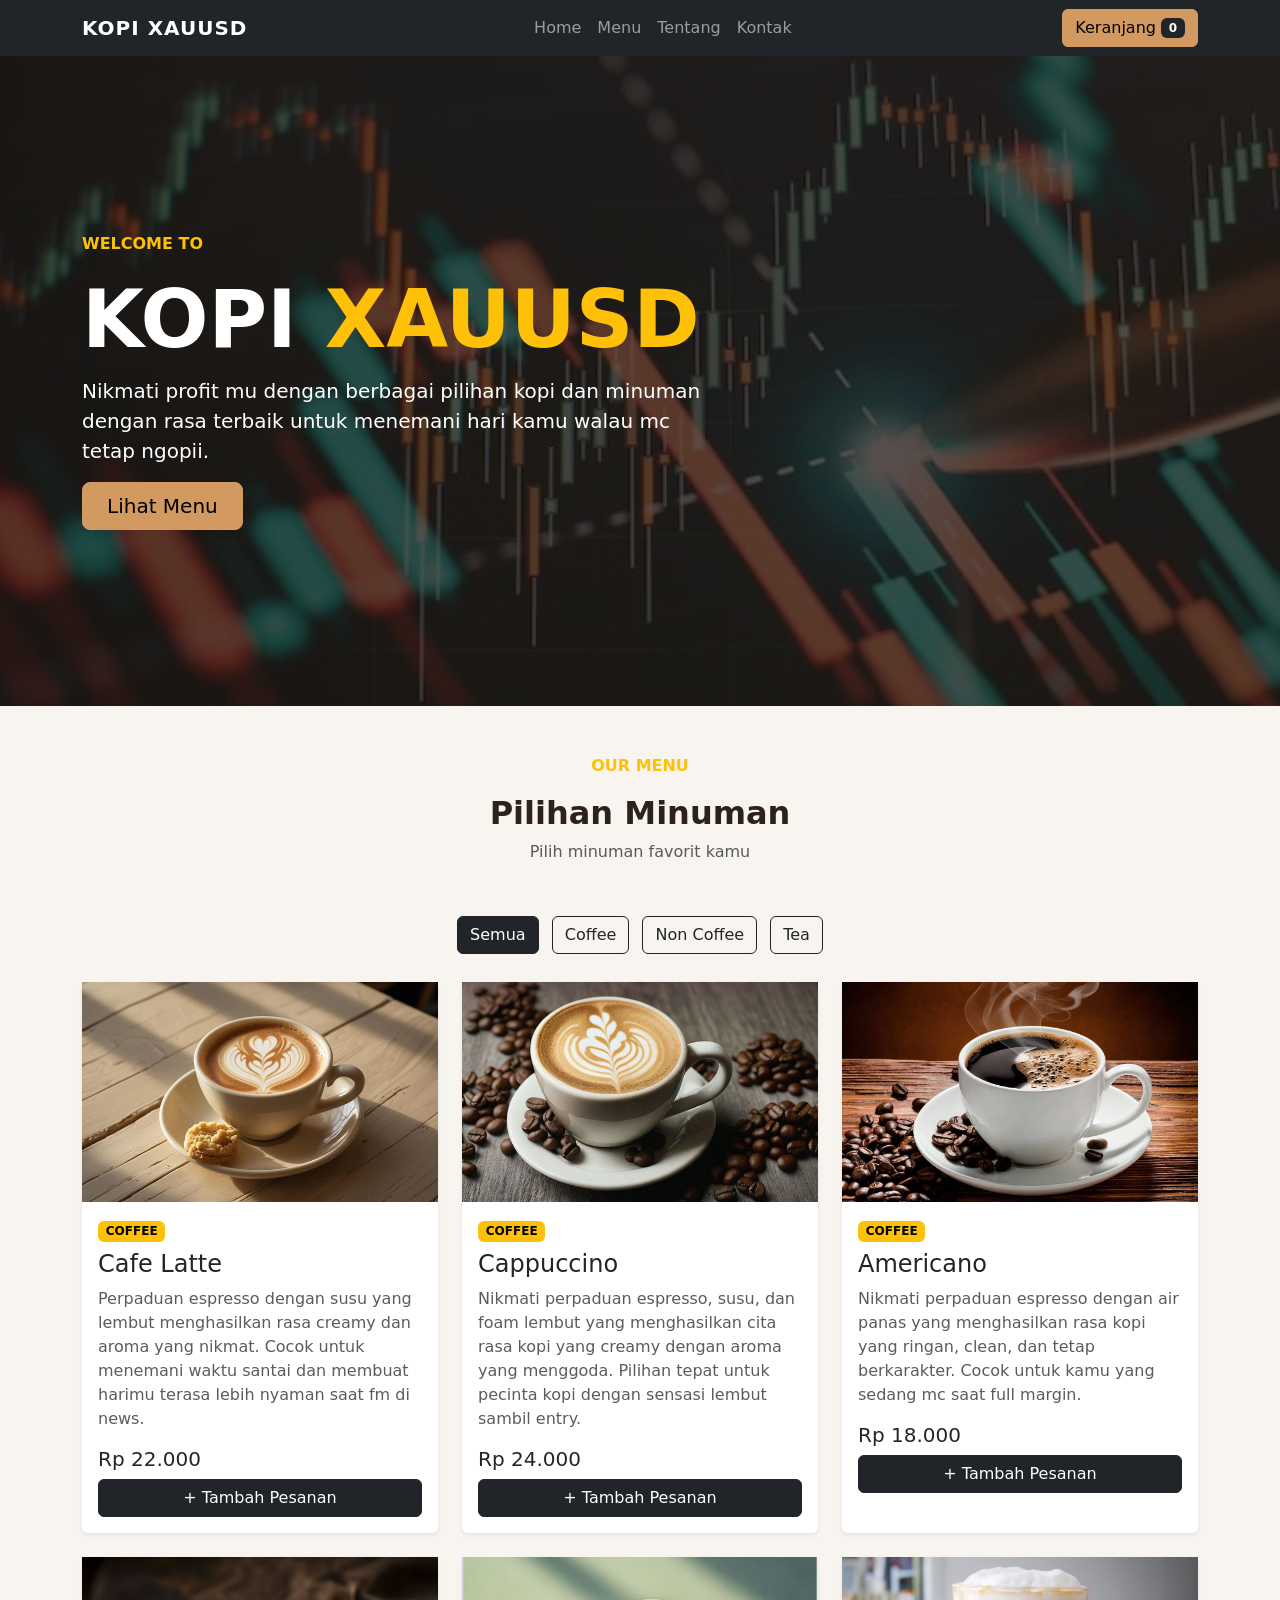
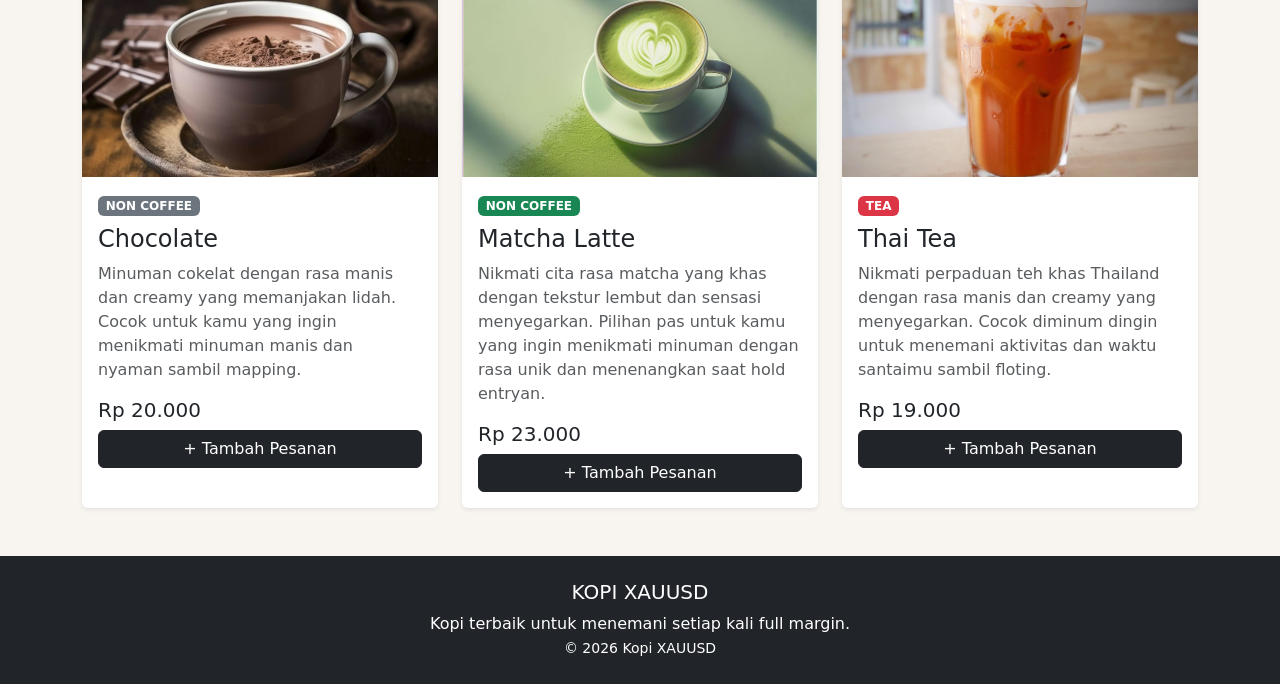
<file: index.html>
<!DOCTYPE html>
<html lang="id">
<head>
    <meta charset="UTF-8">
    <meta name="viewport" content="width=device-width, initial-scale=1.0">

    <title>Kopi XAUUSD - Cafe</title>

    <!-- Bootstrap 5 -->
    <link
        href="https://cdn.jsdelivr.net/npm/bootstrap@5.3.8/dist/css/bootstrap.min.css"
        rel="stylesheet">

    <link rel="stylesheet" href="style.css">
</head>

<body>

    <!-- NAVBAR -->
<nav class="navbar navbar-expand-lg navbar-dark bg-dark sticky-top">
    <div class="container">

        <a class="navbar-brand fw-bold" href="#">
             KOPI XAUUSD
        </a>

        <button
            class="navbar-toggler"
            type="button"
            data-bs-toggle="collapse"
            data-bs-target="#navbarMenu">
            <span class="navbar-toggler-icon"></span>
        </button>

        <div class="collapse navbar-collapse" id="navbarMenu">

            <ul class="navbar-nav mx-auto">

                <li class="nav-item">
                    <a class="nav-link" href="#home">Home</a>
                </li>

                <li class="nav-item">
                    <a class="nav-link" href="#menu">Menu</a>
                </li>

                <li class="nav-item">
                    <a class="nav-link" href="tentang.html">Tentang</a>
                </li>

                <li class="nav-item">
                    <a class="nav-link" href="kontak.html">Kontak</a>
                </li>

            </ul>

            <button class="btn btn-warning" onclick="bukaKeranjang()">
                 Keranjang
                <span id="jumlahKeranjang" class="badge text-bg-dark">0</span>
            </button>

        </div>

    </div>
</nav>

<!--  HERO  -->

<section id="home" class="hero">

    <div class="container">
        <div class="row align-items-center">
            <div class="col-lg-7 text-white">
                <p class="text-warning fw-bold">  
                    WELCOME TO
                </p>
                <h1 class="display-1 fw-bold">
                    KOPI <span class="text-warning">XAUUSD</span>
                </h1>
                <p class="lead">
                    Nikmati profit mu dengan berbagai pilihan kopi dan minuman
                    dengan rasa terbaik untuk menemani hari kamu walau mc tetap ngopii.
                </p>
                <a href="#menu" class="btn btn-warning btn-lg px-4">
                    Lihat Menu
                </a>
            </div>
        </div>
    </div>

</section>

<!--  MENU  -->

<section id="menu" class="py-5">
    <div class="container">
        <div class="text-center mb-5">
            <p class="text-warning fw-bold">
                OUR MENU
            </p>
            <h2 class="fw-bold">
                Pilihan Minuman
            </h2>
            <p class="text-muted">
                Pilih minuman favorit kamu
            </p>
        </div>

         <!-- FILTER -->

        <div class="text-center mb-4">

            <button
                class="btn btn-dark m-1"
                onclick="filterMenu('all')">
                Semua
            </button>

            <button
                class="btn btn-outline-dark m-1"
                onclick="filterMenu('coffee')">
                Coffee
            </button>

            <button
                class="btn btn-outline-dark m-1"
                onclick="filterMenu('noncoffee')">
                Non Coffee
            </button>

            <button
                class="btn btn-outline-dark m-1"
                onclick="filterMenu('tea')">
                Tea
            </button>

        </div>

        <!-- PRODUK -->

        <div class="row g-4" id="menuContainer">

            <!-- LATTE -->
            <div class="col-md-6 col-lg-4 menu-card coffee">

                <div class="card h-100 shadow-sm border-0">

                    <!-- CAFE LATTE -->
                    <div class="drink">
                        <img src="cafelate.jpg" alt="Cafe Latte">
                    </div>

                    <div class="card-body">
                        <span class="badge text-bg-warning">
                            COFFEE
                        </span>

                        <h4 class="mt-2">
                            Cafe Latte
                        </h4>

                        <p class="text-muted">
                            Perpaduan espresso dengan susu yang lembut menghasilkan rasa creamy dan aroma yang nikmat. 
                            Cocok untuk menemani waktu santai dan membuat harimu terasa lebih nyaman saat fm di news.
                        </p>

                        <h5>
                            Rp 22.000
                        </h5>

                        <button
                            class="btn btn-dark w-100"
                            onclick="tambahPesanan('Cafe Latte',22000)"
                        >
                            + Tambah Pesanan
                        </button>
                    </div>
                </div>
            </div>

             <!-- CAPPUCCINO -->
            <div class="col-md-6 col-lg-4 menu-card coffee">
                <div class="card h-100 shadow-sm border-0">

                    <!-- CAPPUCCINO -->
                    <div class="drink">
                        <img src="capcin.jpg" alt="Cappuccino">
                    </div>

                    <div class="card-body">

                        <span class="badge text-bg-warning">
                            COFFEE
                        </span>

                        <h4 class="mt-2">
                            Cappuccino
                        </h4>

                        <p class="text-muted">
                            Nikmati perpaduan espresso, susu, dan foam lembut yang menghasilkan cita rasa kopi yang creamy dengan aroma yang menggoda. 
                            Pilihan tepat untuk pecinta kopi dengan sensasi lembut sambil entry.
                        </p>

                        <h5>
                            Rp 24.000
                        </h5>

                        <button
                            class="btn btn-dark w-100"
                            onclick="tambahPesanan('Cappuccino',24000)"
                        >
                            + Tambah Pesanan
                        </button>
                    </div>
                </div>
            </div>

            <!-- AMERICANO -->
            <div class="col-md-6 col-lg-4 menu-card coffee">
                <div class="card h-100 shadow-sm border-0">

                    <div class="drink">
                        <img src="americano.jpg" alt="Americano">
                    </div>

                    <div class="card-body">

                        <span class="badge text-bg-warning">
                            COFFEE
                        </span>

                        <h4 class="mt-2">
                            Americano
                        </h4>

                        <p class="text-muted">
                            Nikmati perpaduan espresso dengan air panas yang menghasilkan rasa kopi yang ringan, clean, dan tetap berkarakter. 
                            Cocok untuk kamu yang sedang mc saat full margin.
                        </p>

                        <h5>
                            Rp 18.000
                        </h5>

                        <button
                            class="btn btn-dark w-100"
                            onclick="tambahPesanan('Americano',18000)"
                        >
                            + Tambah Pesanan
                        </button>
                    </div>
                </div>
            </div>

             <!-- CHOCOLATE -->
            <div class="col-md-6 col-lg-4 menu-card noncoffee">
                <div class="card h-100 shadow-sm border-0">
                    
                    <div class="drink">
                        <img src="cokklat.jpg" alt="Chocolate">
                    </div>

                    <div class="card-body">
                        <span class="badge text-bg-secondary">
                            NON COFFEE
                        </span>

                        <h4 class="mt-2">
                            Chocolate
                        </h4>

                        <p class="text-muted">
                            Minuman cokelat dengan rasa manis dan creamy yang memanjakan lidah. 
                            Cocok untuk kamu yang ingin menikmati minuman manis dan nyaman sambil mapping.
                        </p>

                        <h5>
                            Rp 20.000
                        </h5>

                        <button
                            class="btn btn-dark w-100"
                            onclick="tambahPesanan('Chocolate',20000)">
                            + Tambah Pesanan
                        </button>
                    </div>
                </div>
            </div>

            <!-- MATCHA -->
            <div class="col-md-6 col-lg-4 menu-card noncoffee">
                <div class="card h-100 shadow-sm border-0">

                    <div class="drink">
                        <img src="matcha.jpg" alt="Matcha Latte">
                    </div>

                    <div class="card-body">

                        <span class="badge text-bg-success">
                            NON COFFEE
                        </span>

                        <h4 class="mt-2">
                            Matcha Latte
                        </h4>

                        <p class="text-muted">
                            Nikmati cita rasa matcha yang khas dengan tekstur lembut dan sensasi menyegarkan. 
                            Pilihan pas untuk kamu yang ingin menikmati minuman dengan rasa unik dan menenangkan saat hold entryan.
                        </p>

                        <h5>
                            Rp 23.000
                        </h5>

                        <button
                            class="btn btn-dark w-100"
                            onclick="tambahPesanan('Matcha Latte',23000)">
                            + Tambah Pesanan
                        </button>
                    </div>
                </div>
            </div>

            <!-- THAI TEA -->
            <div class="col-md-6 col-lg-4 menu-card tea">
                <div class="card h-100 shadow-sm border-0">

                    <div class="drink">
                        <img src="thaitea.jpg" alt="Thai Tea">
                    </div>

                    <div class="card-body">

                        <span class="badge text-bg-danger">
                            TEA
                        </span>

                        <h4 class="mt-2">
                            Thai Tea
                        </h4>

                        <p class="text-muted">
                            Nikmati perpaduan teh khas Thailand dengan rasa manis dan creamy yang menyegarkan. 
                            Cocok diminum dingin untuk menemani aktivitas dan waktu santaimu sambil floting.
                        </p>

                        <h5>
                            Rp 19.000
                        </h5>

                        <button
                            class="btn btn-dark w-100"
                            onclick="tambahPesanan('Thai Tea',19000)"
                        >
                            + Tambah Pesanan
                        </button>

                    </div>
                </div>
            </div>
        </div>
    </div>
</section>

<!-- Keranjang -->
<div class="modal fade" id="modalKeranjang" tabindex="-1">
    <div class="modal-dialog modal-dialog-centered">

        <div class="modal-content">
            <div class="modal-header">
                <h5 class="modal-title">
                    Keranjang Pesanan
                </h5>

                <button
                    type="button"
                    class="btn-close"
                    data-bs-dismiss="modal">
                </button>
            </div>

            <div class="modal-body">
                <div id="isiKeranjang">
                    <p class="text-muted">
                        Keranjang masih kosong.
                    </p>
                </div>

                <hr>
                <div class="d-flex justify-content-between">
                    <strong>
                        Total
                    </strong>

                    <strong id="totalHarga">
                        Rp 0
                    </strong>
                </div>
            </div>

            <div class="modal-footer">
                <button type="button" class="btn btn-secondary" data-bs-dismiss="modal">
                    Tutup
                </button>

                <button type="button" class="btn btn-warning" onclick="bukaPembayaran()">
                    Lanjut Pembayaran
                </button>
            </div>
        </div>
    </div>
</div>

<div class="modal fade" id="modalPembayaran" tabindex="-1">
    <div class="modal-dialog modal-dialog-centered modal-lg">

        <div class="modal-content">
            <div class="modal-header">
                <h5 class="modal-title">
                    Pembayaran
                </h5>
                <button
                    type="button"
                    class="btn-close"
                    data-bs-dismiss="modal">
                </button>
            </div>
            <div class="modal-body">
                <!-- DATA PEMBELI -->
                <h5 class="fw-bold mb-3">
                    Data Pembeli
                </h5>

                <div class="mb-3">
                    <label for="namaPembeli" class="form-label">
                        Nama
                    </label>

                    <input type="text" id="namaPembeli" class="form-control" placeholder="Masukkan nama">
                </div>

                <div class="mb-3">
                    <label for="nomorHP" class="form-label">
                        Nomor HP
                    </label>

                    <input type="tel" id="nomorHP" class="form-control" placeholder="08xxxxxxxxxx">
                </div>

                <hr>
                <!-- RINGKASAN -->
                <h5 class="fw-bold mb-3">
                    Ringkasan Pesanan
                </h5>
                <div id="ringkasanPembayaran">
                </div>

                <div class="d-flex justify-content-between mt-3">
                    <strong>
                        Total
                    </strong>

                    <strong id="totalPembayaran">
                        Rp 0
                    </strong>
                </div>
                <hr>

                <!-- METODE PEMBAYARAN -->
                <h5 class="fw-bold mb-3">
                    Metode Pembayaran
                </h5>
                <div class="form-check border rounded p-3 mb-2">
                    <input class="form-check-input" type="radio" name="payment" value="QRIS" id="qris" checked>

                    <label  class="form-check-label" for="qris">
                        QRIS
                    </label>
                </div>


                <div class="form-check border rounded p-3 mb-2">
                    <input class="form-check-input" type="radio" name="payment" value="DANA" id="dana">

                    <label class="form-check-label" for="dana">
                        DANA
                    </label>
                </div>

                <div class="form-check border rounded p-3 mb-2">
                    <input class="form-check-input" type="radio" name="payment" value="Transfer Bank" id="bank">

                    <label class="form-check-label" for="bank">
                        Transfer Bank
                    </label>
                </div>

                <div class="form-check border rounded p-3">
                    <input class="form-check-input" type="radio" name="payment" value="Bayar di Kasir" id="kasir">

                    <label class="form-check-label" for="kasir">
                        Bayar di Kasir
                    </label>
                </div>
            </div>

            <div class="modal-footer">
                <button type="button"  class="btn btn-secondary" data-bs-dismiss="modal">
                    Kembali
                </button>

                <button type="button" class="btn btn-success" onclick="prosesPembayaran()">
                    Bayar Sekarang
                </button>
            </div>
        </div>
    </div>
</div>

<!-- Pembayaran berhasil-->
<div class="modal fade" id="modalBerhasil" tabindex="-1">
    <div class="modal-dialog modal-dialog-centered">

        <div class="modal-content text-center">
            <div class="modal-body p-5">
                <div class="display-1">
                    ✅
                </div>
                <h3 class="fw-bold mt-3">
                    Pembayaran Berhasil!
                </h3>
                <p id="detailPembayaran">
                    Terima kasih sudah memesan.
                </p>

                <button type="button" class="btn btn-dark" data-bs-dismiss="modal">
                    Selesai
                </button>
            </div>
        </div>
    </div>
</div>

<!-- FOOTER-->

<footer class="bg-dark text-white text-center py-4">
    <h5>
        KOPI XAUUSD
    </h5>

    <p class="mb-0">
        Kopi terbaik untuk menemani setiap kali full margin.
    </p>

    <small>
        © 2026 Kopi XAUUSD
    </small>
</footer>

<!-- BOOTSTRAP JS -->
<script
    src="https://cdn.jsdelivr.net/npm/bootstrap@5.3.8/dist/js/bootstrap.bundle.min.js">
</script>
<script src="beranda.js"></script>
</body>
</html>
</file>
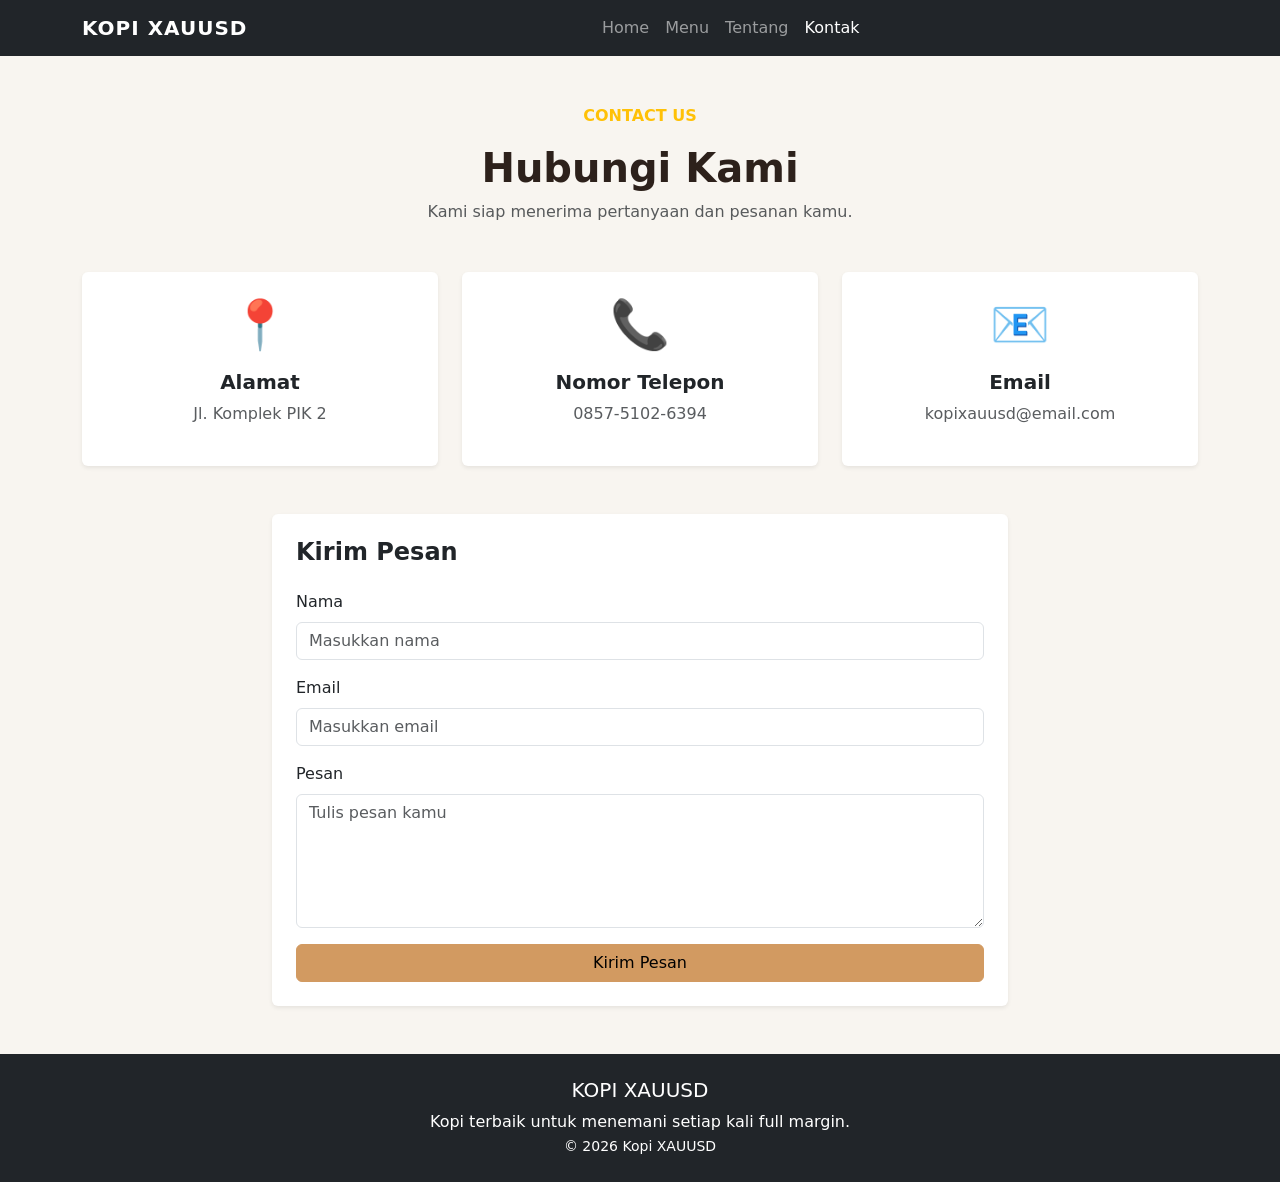
<file: kontak.html>
<!DOCTYPE html>
<html lang="id">

<head>
    <meta charset="UTF-8">
    <meta name="viewport" content="width=device-width, initial-scale=1.0">

    <title>Kontak - Kopi XAUUSD</title>

    <link
        href="https://cdn.jsdelivr.net/npm/bootstrap@5.3.8/dist/css/bootstrap.min.css"
        rel="stylesheet">

    <link rel="stylesheet" href="style.css">

    <style>
        /* Notifikasi */
        #notifikasi {
            display: none;
            position: fixed;
            top: 25px;
            right: 25px;
            z-index: 9999;
            min-width: 300px;
        }
    </style>
</head>

<body>

    <!-- NAVBAR -->

    <nav class="navbar navbar-expand-lg navbar-dark bg-dark sticky-top">

        <div class="container">

            <a
                class="navbar-brand fw-bold"
                href="index.html">

                KOPI XAUUSD

            </a>

            <button
                class="navbar-toggler"
                type="button"
                data-bs-toggle="collapse"
                data-bs-target="#navbarMenu">
                <span class="navbar-toggler-icon"></span>

            </button>

            <div
                class="collapse navbar-collapse"
                id="navbarMenu">

                <ul class="navbar-nav mx-auto">

                    <li class="nav-item">
                        <a
                            class="nav-link"
                            href="index.html">
                            Home
                        </a>
                    </li>

                    <li class="nav-item">
                        <a
                            class="nav-link"
                            href="index.html#menu">
                            Menu
                        </a>
                    </li>

                    <li class="nav-item">
                        <a
                            class="nav-link"
                            href="tentang.html">
                            Tentang
                        </a>
                    </li>

                    <li class="nav-item">
                        <a
                            class="nav-link active"
                            href="kontak.html">
                            Kontak
                        </a>
                    </li>

                </ul>

            </div>

        </div>

    </nav>


    <!-- NOTIFIKASI -->

    <div
        id="notifikasi"
        class="alert alert-success shadow">

        <strong>Berhasil Trader XAU
            Terimakasih Pesan Nya
        </strong>

        <br>

        Pesan kamu berhasil terkirim.

    </div>


    <!-- KONTAK -->

    <section class="py-5">

        <div class="container">

            <div class="text-center mb-5">

                <p class="text-warning fw-bold">
                    CONTACT US
                </p>

                <h1 class="fw-bold">
                    Hubungi Kami
                </h1>

                <p class="text-muted">
                    Kami siap menerima pertanyaan dan pesanan kamu.
                </p>

            </div>


            <div class="row g-4 justify-content-center">


                <!-- ALAMAT -->

                <div class="col-md-4">

                    <div class="card border-0 shadow-sm h-100">

                        <div class="card-body text-center p-4">

                            <div class="display-5">
                                📍
                            </div>

                            <h5 class="fw-bold mt-3">
                                Alamat
                            </h5>

                            <p class="text-muted">
                                Jl. Komplek PIK 2
                            </p>

                        </div>

                    </div>

                </div>


                <!-- TELEPON -->

                <div class="col-md-4">

                    <div class="card border-0 shadow-sm h-100">

                        <div class="card-body text-center p-4">

                            <div class="display-5">
                                📞
                            </div>

                            <h5 class="fw-bold mt-3">
                                Nomor Telepon
                            </h5>

                            <p class="text-muted">
                                0857-5102-6394
                            </p>

                        </div>

                    </div>

                </div>


                <!-- EMAIL -->

                <div class="col-md-4">

                    <div class="card border-0 shadow-sm h-100">

                        <div class="card-body text-center p-4">

                            <div class="display-5">
                                📧
                            </div>

                            <h5 class="fw-bold mt-3">
                                Email
                            </h5>

                            <p class="text-muted">
                                kopixauusd@email.com
                            </p>

                        </div>

                    </div>

                </div>

            </div>


            <!-- FORM -->

            <div class="row justify-content-center mt-5">

                <div class="col-lg-8">

                    <div class="card border-0 shadow-sm">

                        <div class="card-body p-4">

                            <h4 class="fw-bold mb-4">
                                Kirim Pesan
                            </h4>


                            <form id="formKontak">


                                <!-- NAMA -->

                                <div class="mb-3">

                                    <label
                                        for="nama"
                                        class="form-label">

                                        Nama

                                    </label>

                                    <input
                                        type="text"
                                        id="nama"
                                        class="form-control"
                                        placeholder="Masukkan nama">

                                </div>


                                <!-- EMAIL -->

                                <div class="mb-3">

                                    <label
                                        for="email"
                                        class="form-label">

                                        Email

                                    </label>

                                    <input
                                        type="email"
                                        id="email"
                                        class="form-control"
                                        placeholder="Masukkan email">

                                </div>


                                <!-- PESAN -->

                                <div class="mb-3">

                                    <label
                                        for="pesan"
                                        class="form-label">

                                        Pesan

                                    </label>

                                    <textarea
                                        id="pesan"
                                        class="form-control"
                                        rows="5"
                                        placeholder="Tulis pesan kamu"></textarea>

                                </div>


                                <!-- TOMBOL -->

                                <button
                                    type="submit"
                                    class="btn btn-warning w-100">

                                    Kirim Pesan

                                </button>

                            </form>

                        </div>

                    </div>

                </div>

            </div>

        </div>

    </section>


    <!-- FOOTER -->

    <footer class="bg-dark text-white text-center py-4">

        <h5>
            KOPI XAUUSD
        </h5>

        <p class="mb-0">
            Kopi terbaik untuk menemani setiap kali full margin.
        </p>

        <small>
            © 2026 Kopi XAUUSD
        </small>

    </footer>


    <!-- JAVASCRIPT -->

    <script>

        document
            .getElementById("formKontak")
            .addEventListener("submit", function(event) {

                // Mencegah halaman refresh
                event.preventDefault();


                let nama =
                    document.getElementById("nama").value.trim();

                let email =
                    document.getElementById("email").value.trim();

                let pesan =
                    document.getElementById("pesan").value.trim();


                // CEK NAMA

                if (nama === "") {

                    alert("Nama belum diisi!");

                    document
                        .getElementById("nama")
                        .focus();

                    return;

                }


                // CEK EMAIL

                if (email === "") {

                    alert("Email belum diisi!");

                    document
                        .getElementById("email")
                        .focus();

                    return;

                }


                // CEK PESAN

                if (pesan === "") {

                    alert("Pesan belum diisi!");

                    document
                        .getElementById("pesan")
                        .focus();

                    return;

                }


                // TAMPILKAN NOTIFIKASI

                let notifikasi =
                    document.getElementById("notifikasi");

                notifikasi.style.display = "block";


                // Kosongkan form

                document
                    .getElementById("formKontak")
                    .reset();


                // Hilangkan notifikasi setelah 3 detik

                setTimeout(function() {

                    notifikasi.style.display = "none";

                }, 3000);

            });

    </script>

    <script
        src="https://cdn.jsdelivr.net/npm/bootstrap@5.3.8/dist/js/bootstrap.bundle.min.js">
    </script>

</body>

</html>
</file>
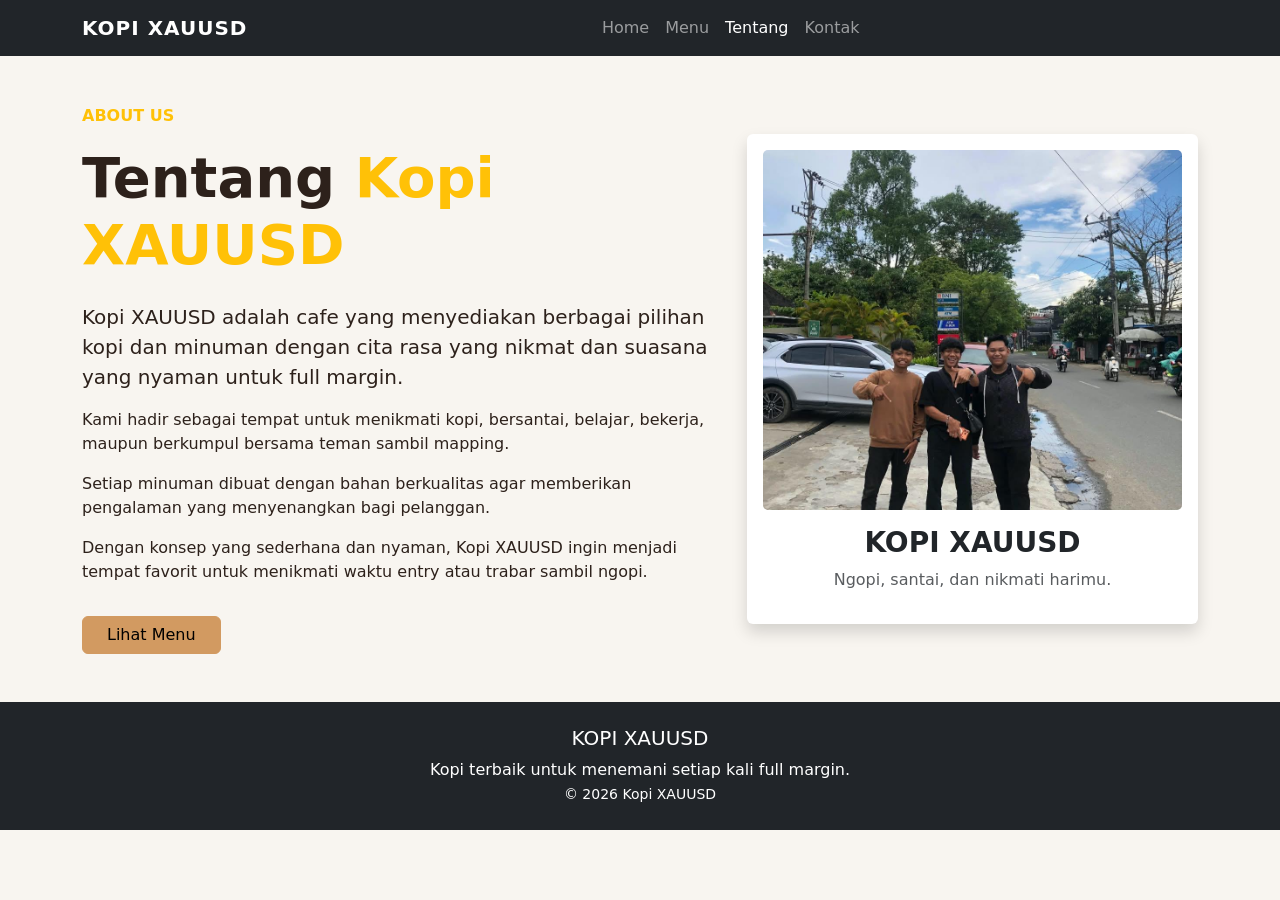
<file: tentang.html>
<!DOCTYPE html>
<html lang="id">

<head>

    <meta charset="UTF-8">

    <meta
        name="viewport"
        content="width=device-width, initial-scale=1.0">

    <title>Tentang - Kopi XAUUSD</title>

    <link
        href="https://cdn.jsdelivr.net/npm/bootstrap@5.3.8/dist/css/bootstrap.min.css"
        rel="stylesheet">

    <link rel="stylesheet" href="style.css">

</head>


<body>

<!-- NAVBAR -->

<nav class="navbar navbar-expand-lg navbar-dark bg-dark sticky-top">

    <div class="container">

        <a class="navbar-brand fw-bold" href="index.html">
            KOPI XAUUSD
        </a>

        <button
            class="navbar-toggler"
            type="button"
            data-bs-toggle="collapse"
            data-bs-target="#navbarMenu">
            <span class="navbar-toggler-icon"></span>
        </button>


        <div class="collapse navbar-collapse" id="navbarMenu">

            <ul class="navbar-nav mx-auto">

                <li class="nav-item">

                    <a class="nav-link" href="index.html">
                        Home
                    </a>
                </li>


                <li class="nav-item">

                    <a class="nav-link" href="index.html#menu">
                        Menu
                    </a>
                </li>

                <li class="nav-item">
                    <a class="nav-link active" href="tentang.html">
                        Tentang
                    </a>
                </li>

                <li class="nav-item">

                    <a class="nav-link" href="kontak.html">
                        Kontak
                    </a>
                </li>
            </ul>
        </div>
    </div>
</nav>

<!-- TENTANG -->

<section class="py-5">
    <div class="container">

        <div class="row align-items-center min-vh-75">
            <div class="col-lg-7">
                <p class="text-warning fw-bold">
                    ABOUT US
                </p>

                <h1 class="display-4 fw-bold">
                    Tentang
                    <span class="text-warning">
                        Kopi XAUUSD
                    </span>
                </h1>

                <p class="lead mt-4">
                    Kopi XAUUSD adalah cafe yang menyediakan berbagai pilihan kopi dan minuman 
                    dengan cita rasa yang nikmat dan suasana yang nyaman untuk full margin.
                </p>

                <p>
                    Kami hadir sebagai tempat untuk menikmati kopi, bersantai, belajar, bekerja, maupun berkumpul 
                    bersama teman sambil mapping.
                </p>


                <p>
                    Setiap minuman dibuat dengan bahan berkualitas agar memberikan pengalaman yang menyenangkan 
                    bagi pelanggan.
                </p>


                <p>
                    Dengan konsep yang sederhana dan nyaman, Kopi XAUUSD ingin menjadi tempat favorit untuk 
                    menikmati waktu entry atau trabar sambil ngopi.
                </p>


                <a href="index.html#menu" class="btn btn-warning px-4 mt-3">
                    Lihat Menu
                </a>

            </div>

            <div class="col-lg-5 mt-4 mt-lg-0">

                <div class="card border-0 shadow">

                    <div class="card-body p-3 text-center">

                        <div class="foto-tentang">
                            <img src="japsku.jpg" alt="Foto Rafi - Kopi XAUUSD">
                        </div>


                        <h3 class="fw-bold mt-3">
                            KOPI XAUUSD
                        </h3>


                        <p class="text-muted">
                            Ngopi, santai, dan nikmati harimu.
                        </p>
                    </div>
                </div>
            </div>
        </div>
    </div>
</section>



<!-- FOOTER -->

<footer class="bg-dark text-white text-center py-4">

    <h5>
        KOPI XAUUSD
    </h5>


    <p class="mb-0">
        Kopi terbaik untuk menemani setiap kali full margin.
    </p>

    <small>
        © 2026 Kopi XAUUSD
    </small>
</footer>



<script
    src="https://cdn.jsdelivr.net/npm/bootstrap@5.3.8/dist/js/bootstrap.bundle.min.js">
</script>


</body>

</html>
</file>
<file: style.css>
body {
    background: #f8f5f0;
    color: #2d211b;
}

/* HERO */

.hero {
    min-height: 650px;

    display: flex;
    align-items: center;

    background:
        linear-gradient(
            rgba(30, 20, 15, .72),
            rgba(30, 20, 15, .72)
        ),
        url("candle.jpg");

    background-size: cover;
    background-position: center;
}

/* DRINK */

.drink {
    width: 100%;
    height: 220px;
    overflow: hidden;
    background: #eee;
}

.drink img {
    width: 100%;
    height: 100%;
    object-fit: cover;
    display: block;
    transition: 0.4s;
}

.menu-card:hover .drink img {
    transform: scale(1.08);
}

/* CARD */
.menu-card {
    transition: .3s;
}

.menu-card:hover {
    transform: translateY(-8px);
}


/* ABOUT */
.about {
    background: #2d211b;
    color: white;
}

.about p {
    line-height: 1.8;
}


/* NAVBAR */
.navbar-brand {
    letter-spacing: 1px;
}


/* BUTTON */
.btn-warning {
    background: #d29a61;
    border-color: #d29a61;
}

.btn-warning:hover {
    background: #b87d46;
    border-color: #b87d46;
}


/* MOBILE */
@media (max-width: 768px) {

    .hero {
        min-height: 550px;
    }

    .hero h1 {
        font-size: 50px;
    }

}

.foto-tentang {
    width: 100%;
    height: 360px;
    overflow: hidden;
    border-radius: 5px;
}

.foto-tentang img {
    width: 100%;
    height: 100%;
    object-fit: cover;
    object-position: center;
    display: block;
}

/* Ukuran card foto */
.col-lg-5 .card {
    max-width: 630px;
    margin: auto;
}

/* Tampilan HP */
@media (max-width: 991px) {
    .foto-tentang {
        height: 300px;
    }

    .col-lg-5 .card {
        max-width: 100%;
    }
}
</file>
